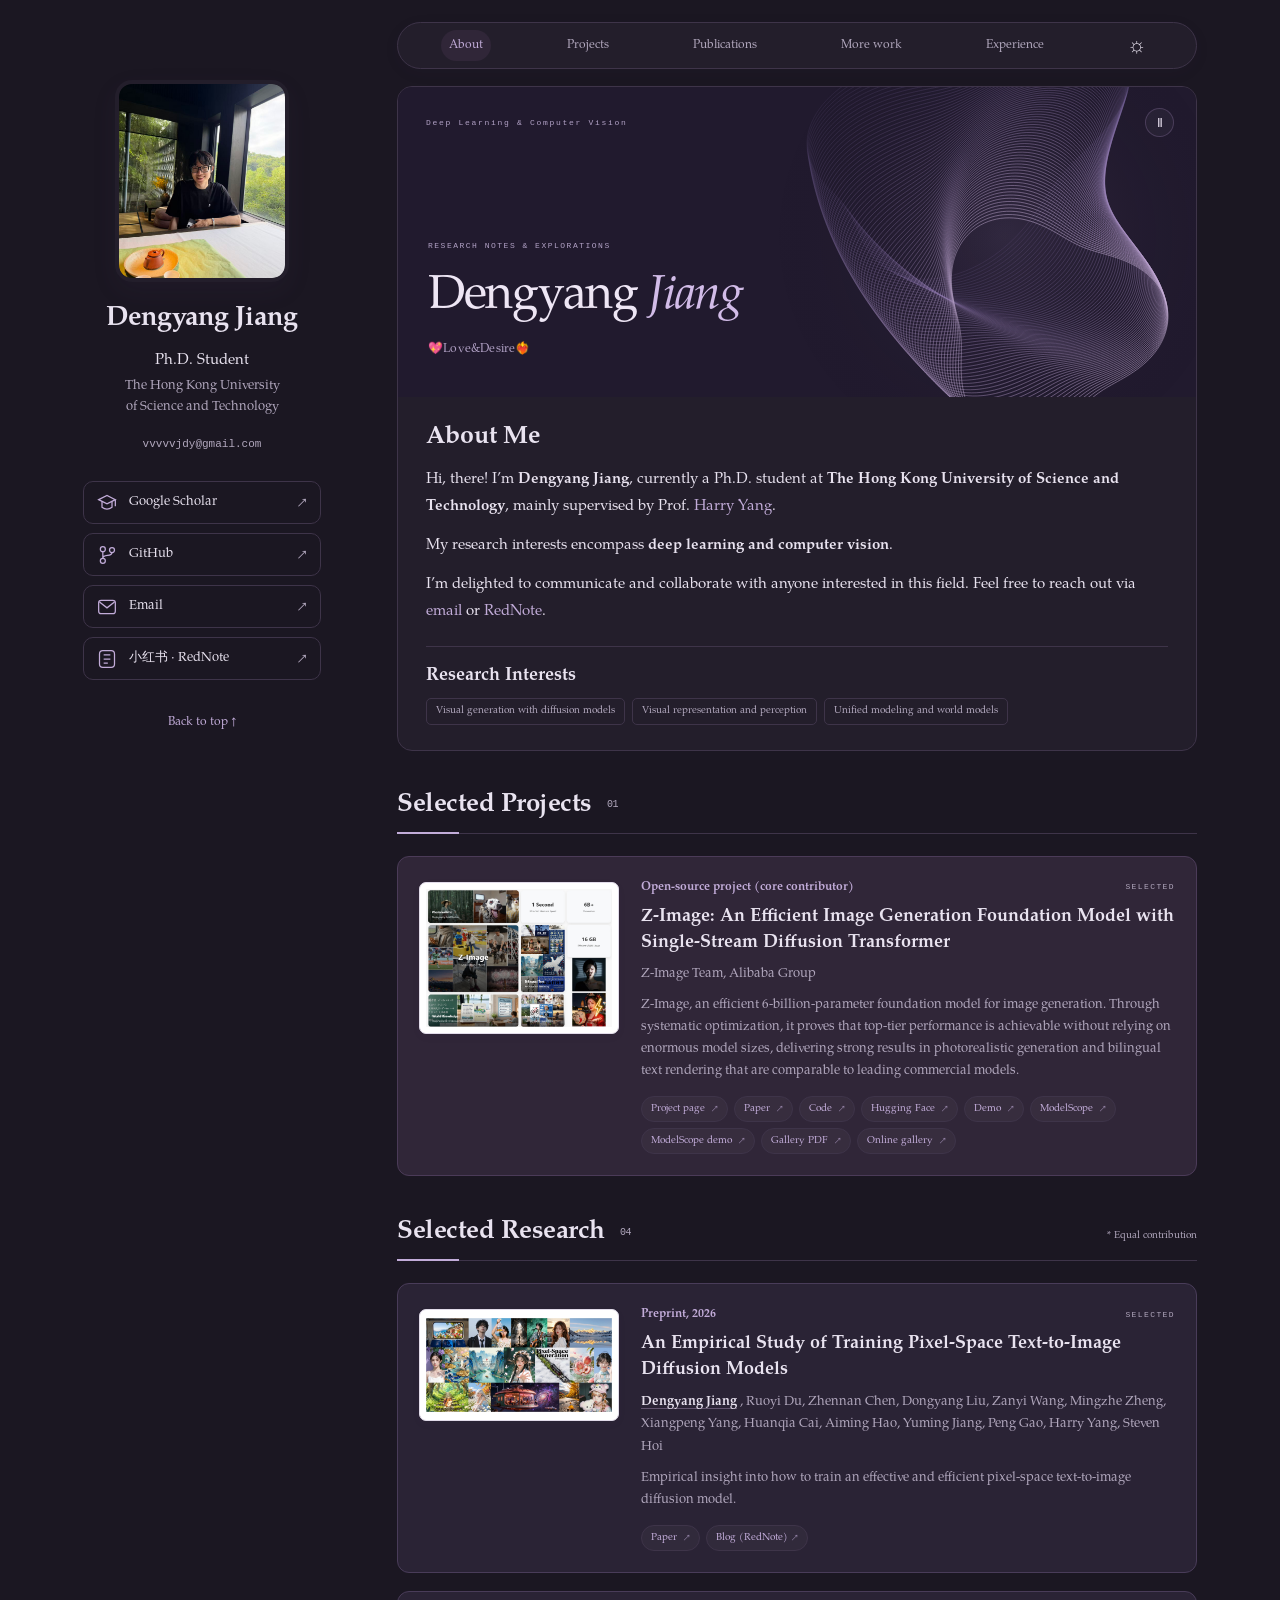
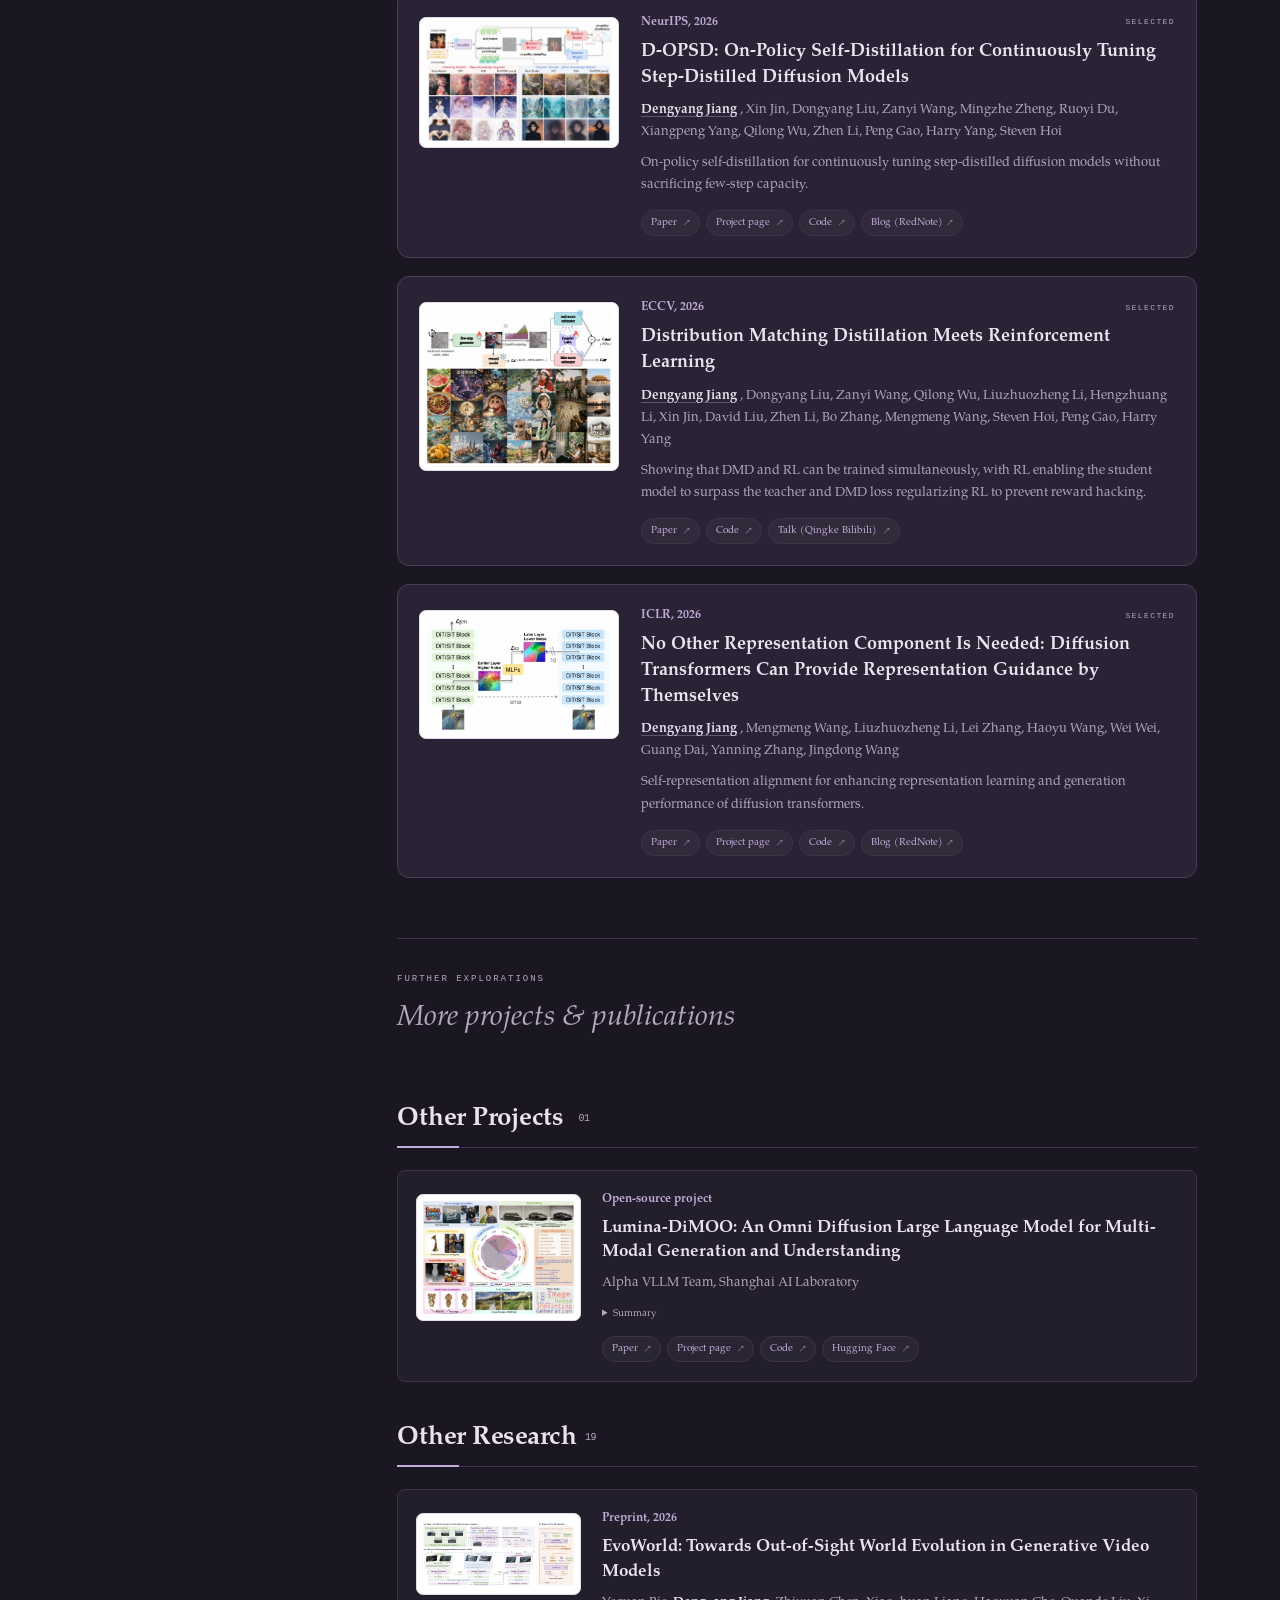
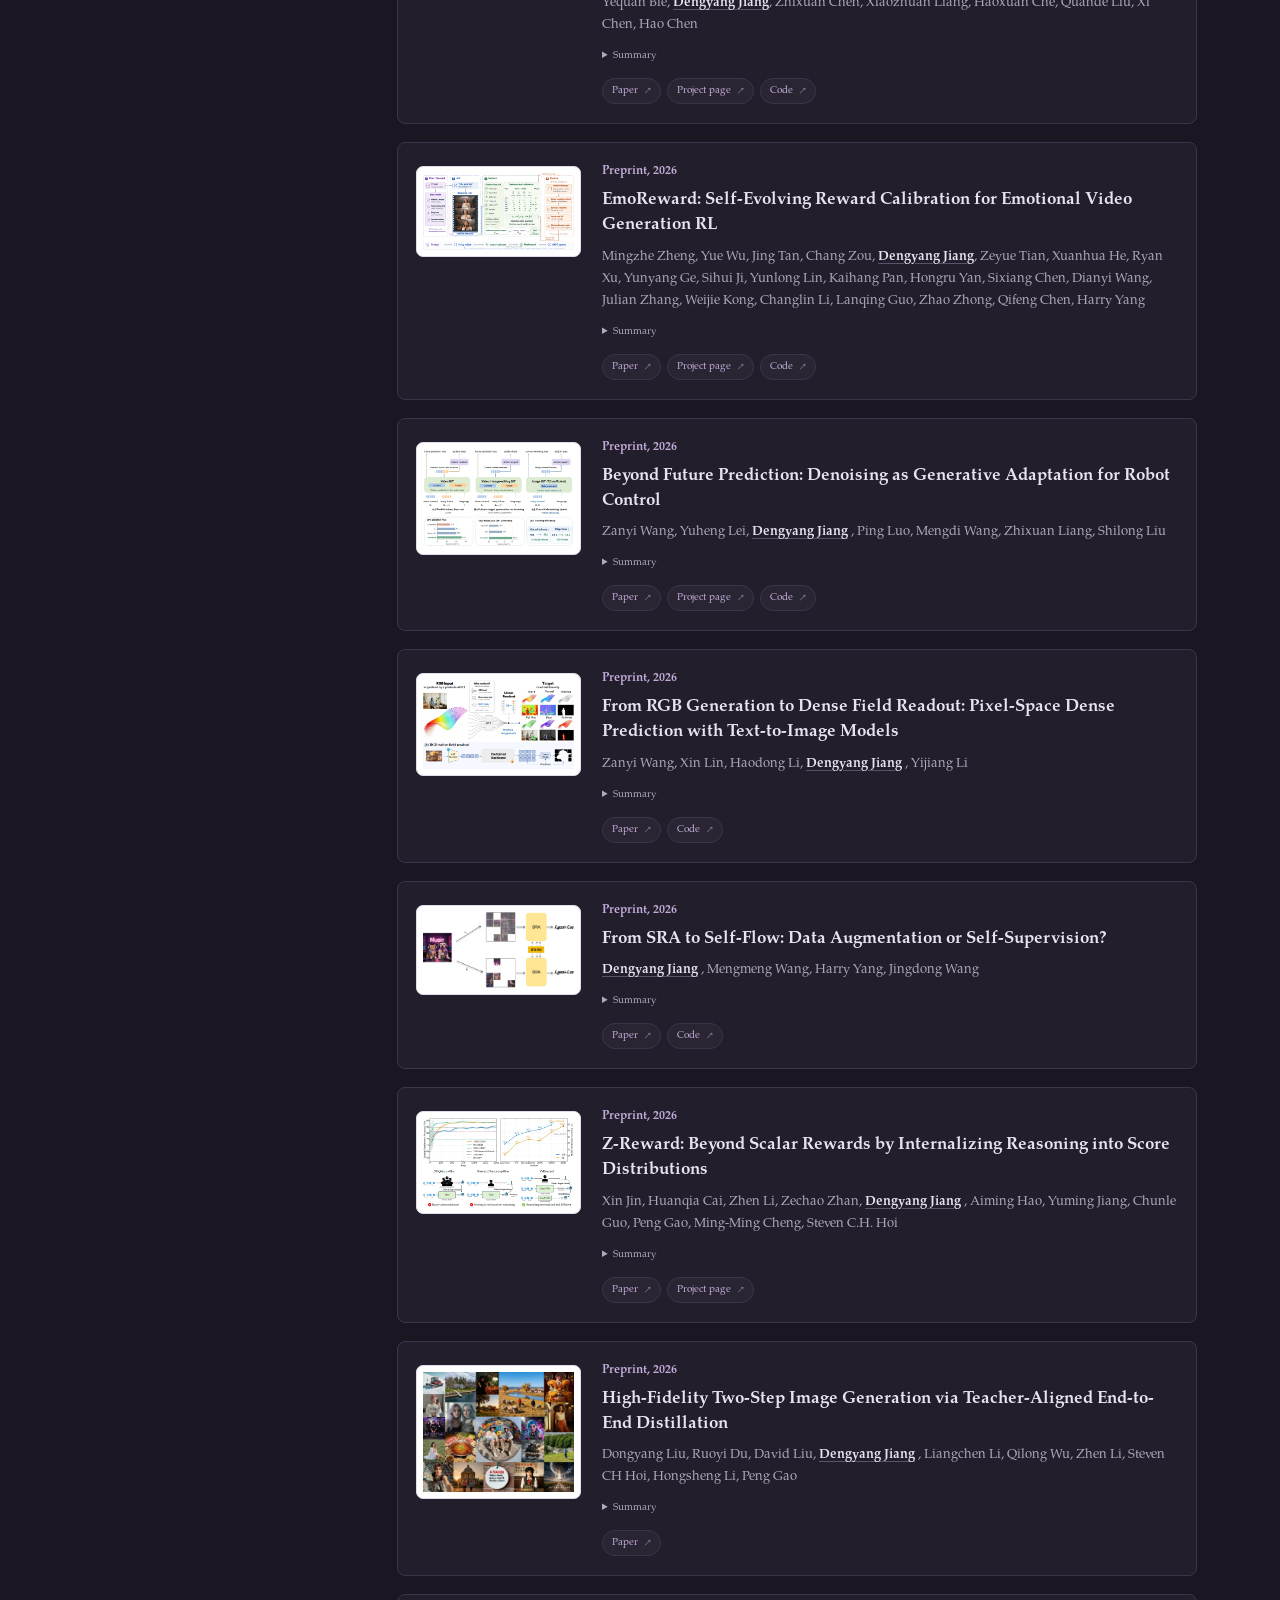
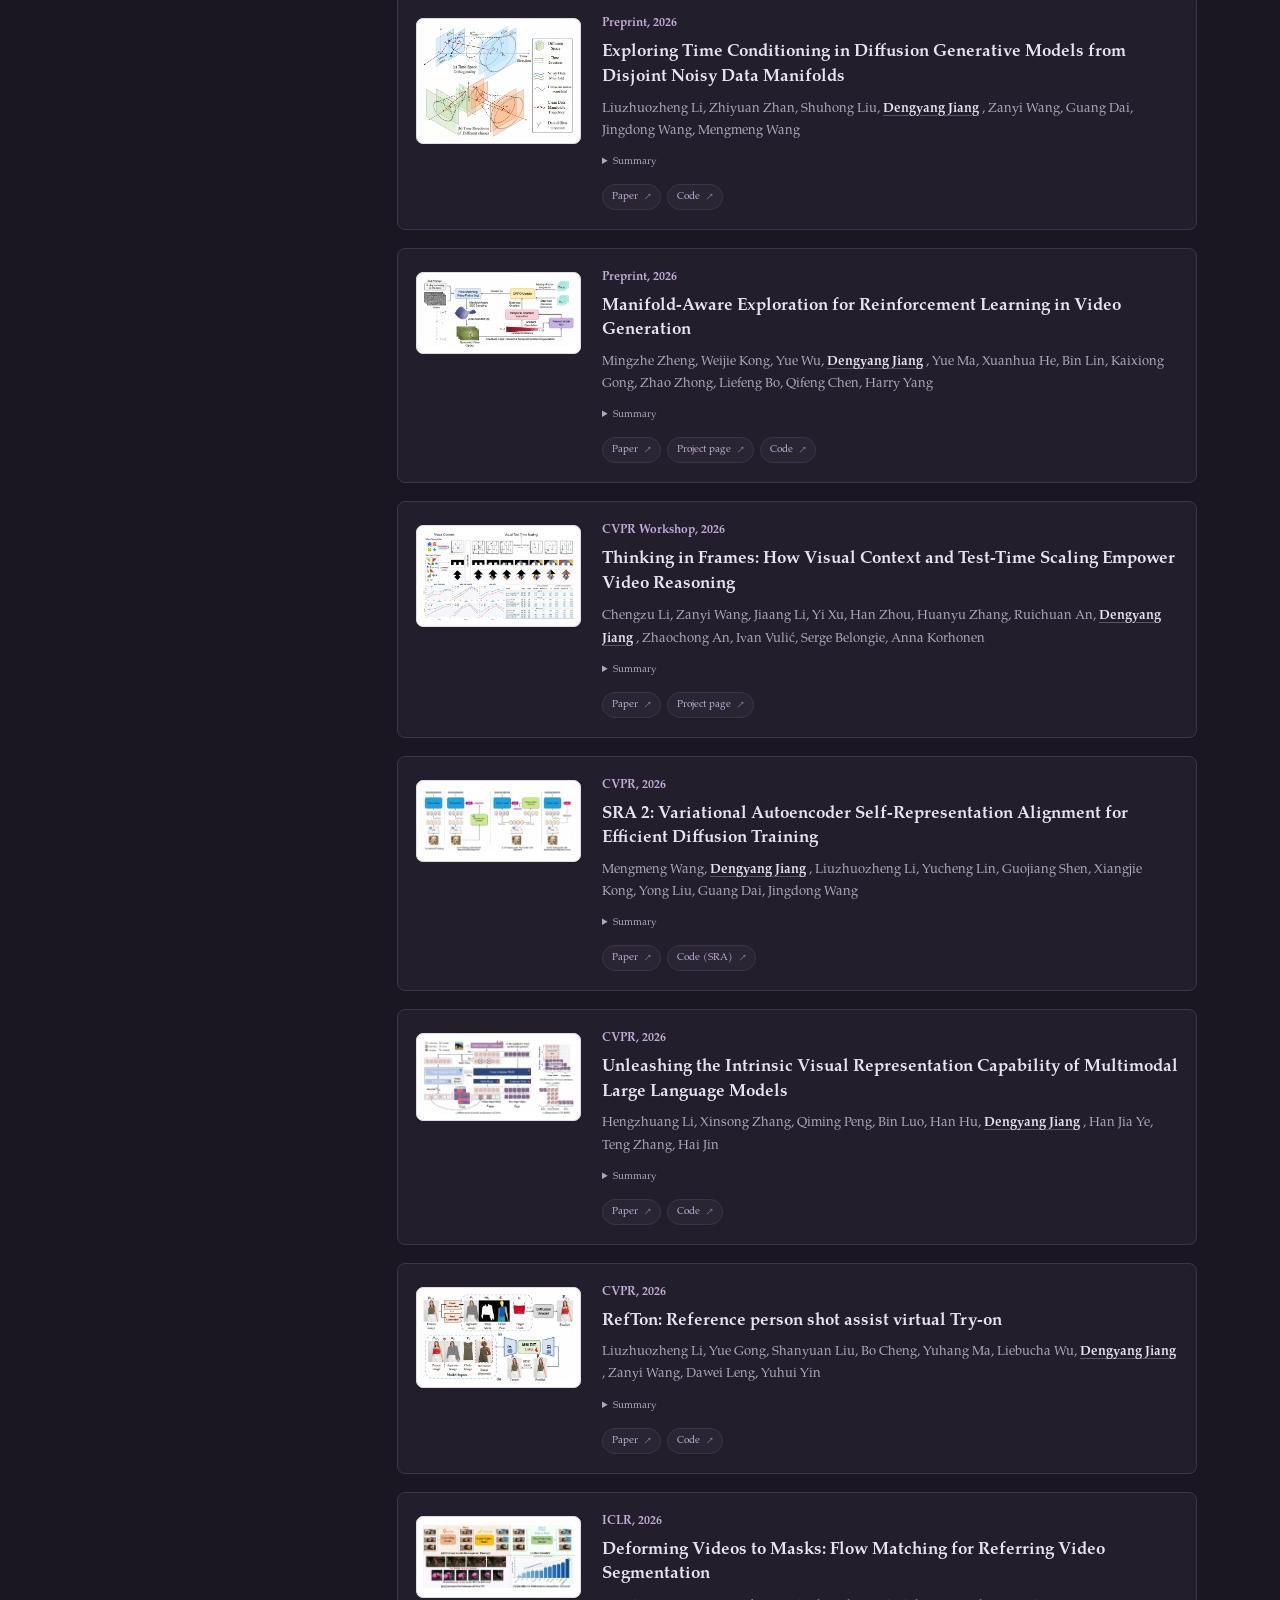
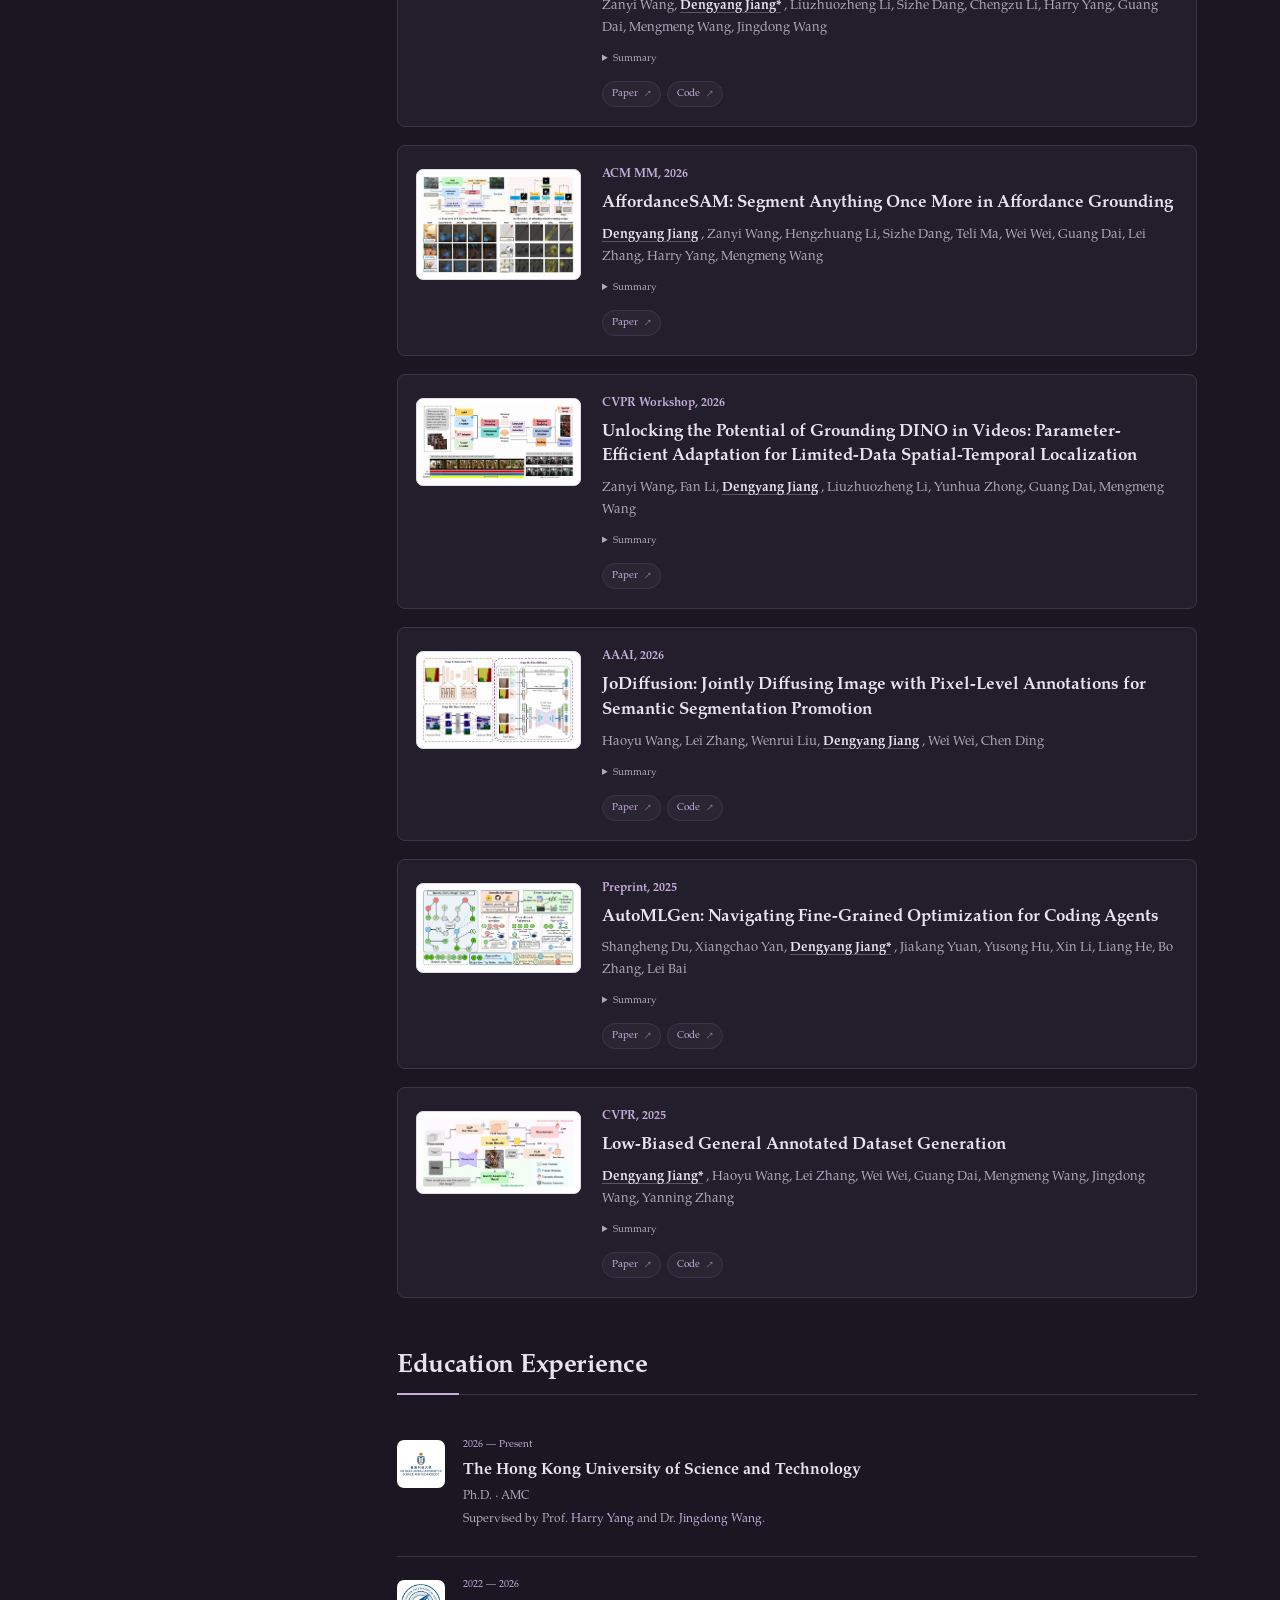
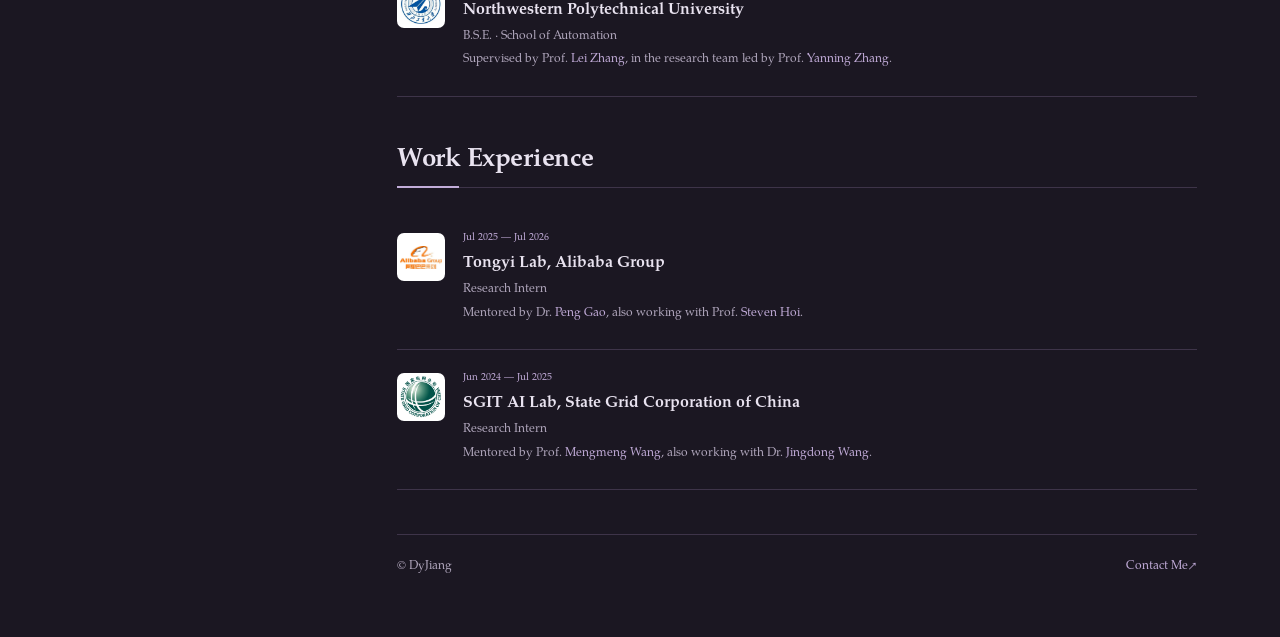
<file: index.html>
<!doctype html>
<html lang="en">
<head><meta charset="utf-8"><meta name="viewport" content="width=device-width,initial-scale=1"><title>Dengyang Jiang — Research</title><meta name="description" content="Dengyang Jiang, Ph.D. student at HKUST. Research in visual generation, representation, and world models."><link rel="icon" href="images/logo.jpg"><link rel="preload" href="assets/fonts/texgyrepagella-regular.otf" as="font" type="font/otf" crossorigin><link rel="stylesheet" href="homepage.css?v=20261014-labels"><script src="homepage.js" defer></script></head>
<body class="dark"><a class="skip-link" href="#about">Skip to content</a>
<div class="site-layout">
<!-- PROFILE: name, portrait, affiliation and social links -->
<aside class="profile" aria-label="Profile and contact"><a class="portrait-link" href="images/portrait.jpg"><img class="avatar" src="images/portrait.jpg" alt="Dengyang Jiang seated by a window" width="1280" height="1707"></a>
<h1>Dengyang Jiang</h1>
<p class="role">Ph.D. Student</p>
<p class="affiliation">The Hong Kong University<br>of Science and Technology</p>
<a class="email-address" href="mailto:vvvvvjdy@gmail.com">vvvvvjdy@gmail.com</a>
<div class="social-links"><a href="https://scholar.google.com.hk/citations?user=tJcxeMoAAAAJ&amp;hl=zh-CN&amp;oi=ao"><svg viewBox="0 0 24 24" fill="none" stroke="currentColor" stroke-width="1.5" aria-hidden="true"><path d="m2 8 10-5 10 5-10 5L2 8Z"/><path d="M6 10v7c4 3 8 3 12 0v-7M22 8v8"/></svg><span>Google Scholar</span><span class="social-arrow" aria-hidden="true">↗</span></a><a href="https://github.com/vvvvvjdy"><svg viewBox="0 0 24 24" fill="none" stroke="currentColor" stroke-width="1.5" aria-hidden="true"><circle cx="7" cy="5" r="3"/><circle cx="7" cy="19" r="3"/><circle cx="18" cy="6" r="3"/><path d="M7 8v8m11-7c0 6-11 1-11 7"/></svg><span>GitHub</span><span class="social-arrow" aria-hidden="true">↗</span></a><a href="mailto:vvvvvjdy@gmail.com"><svg viewBox="0 0 24 24" fill="none" stroke="currentColor" stroke-width="1.5" aria-hidden="true"><rect x="2" y="4" width="20" height="16" rx="3"/><path d="m3 6 9 7 9-7"/></svg><span>Email</span><span class="social-arrow" aria-hidden="true">↗</span></a><a href="https://www.xiaohongshu.com/user/profile/60195f8f0000000001009cc6?tab=note"><svg viewBox="0 0 24 24" fill="none" stroke="currentColor" stroke-width="1.5" aria-hidden="true"><rect x="3" y="2" width="18" height="20" rx="4"/><path d="M8 7h8M8 12h8M8 17h5"/></svg><span>小红书 · RedNote</span><span class="social-arrow" aria-hidden="true">↗</span></a></div>
<a class="back-top" href="#about">Back to top ↑</a></aside>
<main>
<nav class="page-nav" aria-label="Page sections"><a href="#about" class="active" aria-current="location">About</a><a href="#projects">Projects</a><a href="#publications">Publications</a><a href="#more">More work</a><a href="#experience">Experience</a><button id="theme-toggle" aria-label="Switch to light mode" title="Switch color theme">☼</button></nav>
<section class="intro-card" id="about">
<div class="visual-banner"><canvas id="flow" aria-hidden="true"></canvas>
<div class="banner-top"><span>Deep Learning & Computer Vision</span><button id="motion-toggle" aria-label="Pause animation" aria-pressed="false">Ⅱ</button></div>
<div class="banner-title"><span class="banner-eyebrow">RESEARCH NOTES &amp; EXPLORATIONS</span>
<p>Dengyang <em>Jiang</em></p>
<span>💖Love&Desire❤️‍🔥</span></div>
</div>
<!-- ABOUT AND RESEARCH INTERESTS -->
<div class="about-copy">
<h2>About Me</h2>
<p>Hi, there! I’m <strong>Dengyang Jiang</strong>, currently a Ph.D. student at <strong>The Hong Kong University of Science and Technology</strong>, mainly supervised by Prof. <a href="http://hyang.org">Harry Yang</a>.</p>
<p>My research interests encompass <strong>deep learning and computer vision</strong>.</p>
<p>I’m delighted to communicate and collaborate with anyone interested in this field. Feel free to reach out via <a href="mailto:vvvvvjdy@gmail.com">email</a> or <a href="https://www.xiaohongshu.com/user/profile/60195f8f0000000001009cc6?tab=note">RedNote</a>.</p>
<div class="interest-block">
<h2>Research Interests</h2>
<ul>
<li>Visual generation with diffusion models</li>
<li>Visual representation and perception</li>
<li>Unified modeling and world models</li>
</ul>
</div>
</div>
</section>
<!-- SELECTED PROJECTS: see maintenance/README.en.md or README.zh-CN.md -->
<section id="projects" class="work-section">
<div class="section-title">
<h2>Selected Projects <span>01</span></h2>
<span class="section-note"></span></div>

<div class="work-list">
<article class="work-card featured project" id="work-zimage">
      <a class="work-image" href="https://tongyi-mai.github.io/Z-Image-blog" aria-label="Open Z-Image: An Efficient Image Generation Foundation Model with Single-Stream Diffusion Transformer"><img src="images/paper/zimage.jpg" alt="Z-Image: An Efficient Image Generation Foundation Model with Single-Stream Diffusion Transformer overview" loading="lazy"></a>
<div class="work-body">
<div class="work-kicker"><span class="venue">Open-source project (core contributor)</span><span class="featured-label">SELECTED</span></div>

<h3><a href="https://tongyi-mai.github.io/Z-Image-blog">Z-Image: An Efficient Image Generation Foundation Model with Single-Stream Diffusion Transformer</a></h3>
<p class="authors">Z-Image Team, Alibaba Group</p>
<p class="description">Z-Image, an efficient 6-billion-parameter foundation model for image generation. Through systematic optimization, it proves that top-tier performance is achievable without relying on enormous model sizes, delivering strong results in photorealistic generation and bilingual text rendering that are comparable to leading commercial models.</p>
<div class="resource-links"><a href="https://tongyi-mai.github.io/Z-Image-blog">Project page <span aria-hidden="true">↗</span></a><a href="https://arxiv.org/abs/2511.22699">Paper <span aria-hidden="true">↗</span></a><a href="https://github.com/Tongyi-MAI/Z-Image">Code <span aria-hidden="true">↗</span></a><a href="https://huggingface.co/Tongyi-MAI/Z-Image-Turbo">Hugging Face <span aria-hidden="true">↗</span></a><a href="https://huggingface.co/spaces/Tongyi-MAI/Z-Image-Turbo">Demo <span aria-hidden="true">↗</span></a><a href="https://www.modelscope.cn/models/Tongyi-MAI/Z-Image-Turbo">ModelScope <span aria-hidden="true">↗</span></a><a href="https://www.modelscope.cn/aigc/imageGeneration?tab=advanced&amp;versionId=469191&amp;modelType=Checkpoint&amp;sdVersion=Z_IMAGE_TURBO&amp;modelUrl=modelscope%253A%252F%252FTongyi-MAI%252FZ-Image-Turbo%253Frevision%253Dmaster">ModelScope demo <span aria-hidden="true">↗</span></a><a href="https://github.com/Tongyi-MAI/Z-Image/blob/main/assets/Z-Image-Gallery.pdf">Gallery PDF <span aria-hidden="true">↗</span></a><a href="https://modelscope.cn/studios/Tongyi-MAI/Z-Image-Gallery/summary">Online gallery <span aria-hidden="true">↗</span></a></div>
</div>
    </article>
</div>
</section>
<!-- Selected Research: see maintenance/README.en.md or README.zh-CN.md -->
<section id="publications" class="work-section">
<div class="section-title">
<h2>Selected Research <span>04</span></h2>
<span class="section-note">* Equal contribution</span></div>

<div class="work-list">
<article class="work-card featured publication" id="work-z-image-pixel">
      <a class="work-image" href="https://arxiv.org/abs/2608.16887" aria-label="Open An Empirical Study of Training Pixel-Space Text-to-Image Diffusion Models"><img src="images/paper/z-image-pixel.jpg" alt="An Empirical Study of Training Pixel-Space Text-to-Image Diffusion Models overview" loading="lazy"></a>
<div class="work-body">
<div class="work-kicker"><span class="venue">Preprint, 2026</span><span class="featured-label">SELECTED</span></div>

<h3><a href="https://arxiv.org/abs/2608.16887">An Empirical Study of Training Pixel-Space Text-to-Image Diffusion Models</a></h3>
<p class="authors"><strong>Dengyang Jiang</strong> , Ruoyi Du, Zhennan Chen, Dongyang Liu, Zanyi Wang, Mingzhe Zheng, Xiangpeng Yang, Huanqia Cai, Aiming Hao, Yuming Jiang, Peng Gao, Harry Yang, Steven Hoi</p>
<p class="description">Empirical insight into how to train an effective and efficient pixel-space text-to-image diffusion model.</p>
<div class="resource-links"><a href="https://arxiv.org/abs/2608.16887">Paper <span aria-hidden="true">↗</span></a><a href="https://www.xiaohongshu.com/discovery/item/6a83f2c40000000025012b89?source=webshare&xhsshare=pc_web&xsec_token=ABt9b-bl9Ek4B0ne3RkIgDJ_rEaxTEzDr0OvWMjsN6-zo=&xsec_source=pc_share">Blog (RedNote)<span aria-hidden="true">↗</span></a></div>
</div>
    </article>
<article class="work-card featured publication" id="work-d-opsd">
      <a class="work-image" href="https://arxiv.org/abs/2605.05204" aria-label="Open D-OPSD: On-Policy Self-Distillation for Continuously Tuning Step-Distilled Diffusion Models"><img src="images/paper/d-opsd.jpg" alt="D-OPSD: On-Policy Self-Distillation for Continuously Tuning Step-Distilled Diffusion Models overview" loading="lazy"></a>
<div class="work-body">
<div class="work-kicker"><span class="venue">NeurIPS, 2026</span><span class="featured-label">SELECTED</span></div>

<h3><a href="https://arxiv.org/abs/2605.05204">D-OPSD: On-Policy Self-Distillation for Continuously Tuning Step-Distilled Diffusion Models</a></h3>
<p class="authors"><strong>Dengyang Jiang</strong> , Xin Jin, Dongyang Liu, Zanyi Wang, Mingzhe Zheng, Ruoyi Du, Xiangpeng Yang, Qilong Wu, Zhen Li, Peng Gao, Harry Yang, Steven Hoi</p>
<p class="description">On-policy self-distillation for continuously tuning step-distilled diffusion models without sacrificing few-step capacity.</p>
<div class="resource-links"><a href="https://arxiv.org/abs/2605.05204">Paper <span aria-hidden="true">↗</span></a><a href="d-opsd/">Project page <span aria-hidden="true">↗</span></a><a href="https://github.com/vvvvvjdy/D-OPSD">Code <span aria-hidden="true">↗</span></a><a href="https://www.xiaohongshu.com/discovery/item/6a01cc59000000003701f17c?source=webshare&xhsshare=pc_web&xsec_token=ABagqR7s-hnX9uJSQxPL9NKYAyeNgDwpg9p9IjIDnY0tY=&xsec_source=pc_share">Blog (RedNote)<span aria-hidden="true">↗</span></a></div>
</div>
    </article>
<article class="work-card featured publication" id="work-dmdr">
      <a class="work-image" href="https://arxiv.org/abs/2511.13649" aria-label="Open Distribution Matching Distillation Meets Reinforcement Learning"><img src="images/paper/dmdr.jpg" alt="Distribution Matching Distillation Meets Reinforcement Learning overview" loading="lazy"></a>
<div class="work-body">
<div class="work-kicker"><span class="venue">ECCV, 2026</span><span class="featured-label">SELECTED</span></div>

<h3><a href="https://arxiv.org/abs/2511.13649">Distribution Matching Distillation Meets Reinforcement Learning</a></h3>
<p class="authors"><strong>Dengyang Jiang</strong> , Dongyang Liu, Zanyi Wang, Qilong Wu, Liuzhuozheng Li, Hengzhuang Li, Xin Jin, David Liu, Zhen Li, Bo Zhang, Mengmeng Wang, Steven Hoi, Peng Gao, Harry Yang</p>
<p class="description">Showing that DMD and RL can be trained simultaneously, with RL enabling the student model to surpass the teacher and DMD loss regularizing RL to prevent reward hacking.</p>
<div class="resource-links"><a href="https://arxiv.org/abs/2511.13649">Paper <span aria-hidden="true">↗</span></a><a href="https://github.com/vvvvvjdy/dmdr">Code <span aria-hidden="true">↗</span></a><a href="https://www.bilibili.com/video/BV1ZzrHB8ESf/?spm_id_from=333.1387.favlist.content.click&vd_source=286f05b19bbc920afa09a33b34fab8d9">Talk (Qingke Bilibili) <span aria-hidden="true">↗</span></a></div>
</div>
    </article>
<article class="work-card featured publication" id="work-sra">
      <a class="work-image" href="https://arxiv.org/abs/2505.02831" aria-label="Open No Other Representation Component Is Needed: Diffusion Transformers Can Provide Representation Guidance by Themselves"><img src="images/paper/sra.jpg" alt="No Other Representation Component Is Needed: Diffusion Transformers Can Provide Representation Guidance by Themselves overview" loading="lazy"></a>
<div class="work-body">
<div class="work-kicker"><span class="venue">ICLR, 2026</span><span class="featured-label">SELECTED</span></div>

<h3><a href="https://arxiv.org/abs/2505.02831">No Other Representation Component Is Needed: Diffusion Transformers Can Provide Representation Guidance by Themselves</a></h3>
<p class="authors"><strong>Dengyang Jiang</strong> , Mengmeng Wang, Liuzhuozheng Li, Lei Zhang, Haoyu Wang, Wei Wei, Guang Dai, Yanning Zhang, Jingdong Wang</p>
<p class="description">Self-representation alignment for enhancing representation learning and generation performance of diffusion transformers.</p>
<div class="resource-links"><a href="https://arxiv.org/abs/2505.02831">Paper <span aria-hidden="true">↗</span></a><a href="sra">Project page <span aria-hidden="true">↗</span></a><a href="https://github.com/vvvvvjdy/SRA">Code <span aria-hidden="true">↗</span></a><a href="https://www.xiaohongshu.com/discovery/item/69b6de450000000021039d99?source=webshare&xhsshare=pc_web&xsec_token=ABZoqYWuMJBWiWo7uyaceRpqEhgLq5Wgh5e3brm7xQX-Y=&xsec_source=pc_share">Blog (RedNote)<span aria-hidden="true">↗</span></a></div>
</div>
    </article>
</div>
</section>
<div class="archive-divider" id="more"><span>FURTHER EXPLORATIONS</span>
<p>More projects &amp; publications</p>
</div>
<!-- OTHER PROJECTS: see maintenance/README.en.md or README.zh-CN.md -->
<section id="other-projects" class="work-section">
<div class="section-title">
<h2>Other Projects <span>01</span></h2>
<span class="section-note"></span></div>

<div class="work-list">
<article class="work-card standard project" id="work-lumina-dimoo">
      <a class="work-image" href="https://arxiv.org/abs/2510.06308" aria-label="Open Lumina-DiMOO: An Omni Diffusion Large Language Model for Multi-Modal Generation and Understanding"><img src="images/paper/lumina-dimoo.jpg" alt="Lumina-DiMOO: An Omni Diffusion Large Language Model for Multi-Modal Generation and Understanding overview" loading="lazy"></a>
<div class="work-body">
<div class="work-kicker"><span class="venue">Open-source project</span></div>

<h3><a href="https://arxiv.org/abs/2510.06308">Lumina-DiMOO: An Omni Diffusion Large Language Model for Multi-Modal Generation and Understanding</a></h3>
<p class="authors">Alpha VLLM Team, Shanghai AI Laboratory</p>
<details class="summary"><summary>Summary</summary>
<p class="description">An open-source foundational model with fully discrete diffusion modeling for seamless multi-modal generation and understanding.</p>
</details>
<div class="resource-links"><a href="https://arxiv.org/abs/2510.06308">Paper <span aria-hidden="true">↗</span></a><a href="https://synbol.github.io/Lumina-DiMOO/">Project page <span aria-hidden="true">↗</span></a><a href="https://github.com/Alpha-VLLM/Lumina-DiMOO">Code <span aria-hidden="true">↗</span></a><a href="https://huggingface.co/Alpha-VLLM/Lumina-DiMOO">Hugging Face <span aria-hidden="true">↗</span></a></div>
</div>
    </article>
</div>
</section>
<!-- OTHER PUBLICATIONS: see maintenance/README.en.md or README.zh-CN.md -->
<section id="other-publications" class="work-section">
<div class="section-title">
<h2>Other Research<span>19</span></h2>
<span class="section-note"></span></div>

<div class="work-list">
<article class="work-card standard publication" id="work-evoworld">
      <a class="work-image" href="https://arxiv.org/abs/2611.06748" aria-label="Open EvoWorld: Towards Out-of-Sight World Evolution in Generative Video Models"><img src="images/paper/evoworld.png" alt="EvoWorld method overview" loading="lazy"></a>
<div class="work-body">
<div class="work-kicker"><span class="venue">Preprint, 2026</span></div>
<h3><a href="https://arxiv.org/abs/2611.06748">EvoWorld: Towards Out-of-Sight World Evolution in Generative Video Models</a></h3>
<p class="authors">Yequan Bie, <strong>Dengyang Jiang</strong>, Zhixuan Chen, Xiaozhuan Liang, Haoxuan Che, Quande Liu, Xi Chen, Hao Chen</p>
<details class="summary"><summary>Summary</summary>
<p class="description">A video generation framework that reasons about events and renders plausible reactions beyond the current view.</p>
</details>
<div class="resource-links"><a href="https://arxiv.org/abs/2611.06748">Paper <span aria-hidden="true">↗</span></a><a href="https://tommy-bie.github.io/projects/evoworld/">Project page <span aria-hidden="true">↗</span></a><a href="https://github.com/Tommy-Bie/EvoWorld">Code <span aria-hidden="true">↗</span></a></div>
</div>
</article>
<article class="work-card standard publication" id="work-emoreward">
      <a class="work-image" href="https://arxiv.org/abs/2611.06518" aria-label="Open EmoReward: Self-Evolving Reward Calibration for Emotional Video Generation RL"><img src="images/paper/emoreward.png" alt="EmoReward method overview" loading="lazy"></a>
<div class="work-body">
<div class="work-kicker"><span class="venue">Preprint, 2026</span></div>
<h3><a href="https://arxiv.org/abs/2611.06518">EmoReward: Self-Evolving Reward Calibration for Emotional Video Generation RL</a></h3>
<p class="authors">Mingzhe Zheng, Yue Wu, Jing Tan, Chang Zou, <strong>Dengyang Jiang</strong>, Zeyue Tian, Xuanhua He, Ryan Xu, Yunyang Ge, Sihui Ji, Yunlong Lin, Kaihang Pan, Hongru Yan, Sixiang Chen, Dianyi Wang, Julian Zhang, Weijie Kong, Changlin Li, Lanqing Guo, Zhao Zhong, Qifeng Chen, Harry Yang</p>
<details class="summary"><summary>Summary</summary>
<p class="description">Self-evolving reward calibration for emotional video generation.</p>
</details>
<div class="resource-links"><a href="https://arxiv.org/abs/2611.06518">Paper <span aria-hidden="true">↗</span></a><a href="https://emoreward-project.github.io/">Project page <span aria-hidden="true">↗</span></a><a href="https://github.com/Tencent-Hunyuan/EmoReward">Code <span aria-hidden="true">↗</span></a></div>
</div>
</article>
<article class="work-card standard publication" id="work-NowWAM">
      <a class="work-image" href="https://arxiv.org/abs/2609.28339" aria-label="Open Beyond Future Prediction: Denoising as Generative Adaptation for Robot Control"><img src="images/paper/NowWAM.jpg" alt="Beyond Future Prediction: Denoising as Generative Adaptation for Robot Control overview" loading="lazy"></a>
<div class="work-body">
<div class="work-kicker"><span class="venue">Preprint, 2026</span></div>

<h3><a href="https://arxiv.org/abs/2609.28339">Beyond Future Prediction: Denoising as Generative Adaptation for Robot Control</a></h3>
<p class="authors">Zanyi Wang, Yuheng Lei, <strong>Dengyang Jiang</strong> , Ping Luo, Mengdi Wang, Zhixuan Liang, Shilong Liu</p>
<details class="summary"><summary>Summary</summary>
<p class="description">Adapting pretrained generative models to robot control through current-observation denoising, without a separate future-target branch.</p>
</details>
<div class="resource-links"><a href="https://arxiv.org/abs/2609.28339">Paper <span aria-hidden="true">↗</span></a><a href="https://xmz111.github.io/NowWAM/">Project page <span aria-hidden="true">↗</span></a><a href="https://github.com/xmz111/NowWAM">Code <span aria-hidden="true">↗</span></a></div>
</div>
    </article>
<article class="work-card standard publication" id="work-rechannel">
      <a class="work-image" href="https://arxiv.org/abs/2607.06553" aria-label="Open From RGB Generation to Dense Field Readout: Pixel-Space Dense Prediction with Text-to-Image Models"><img src="images/paper/rechannel.jpg" alt="From RGB Generation to Dense Field Readout: Pixel-Space Dense Prediction with Text-to-Image Models overview" loading="lazy"></a>
<div class="work-body">
<div class="work-kicker"><span class="venue">Preprint, 2026</span></div>

<h3><a href="https://arxiv.org/abs/2607.06553">From RGB Generation to Dense Field Readout: Pixel-Space Dense Prediction with Text-to-Image Models</a></h3>
<p class="authors">Zanyi Wang, Xin Lin, Haodong Li, <strong>Dengyang Jiang</strong> , Yijiang Li</p>
<details class="summary"><summary>Summary</summary>
<p class="description">Introducing ReChannel, a lightweight framework that repurposes pretrained DiT for dense prediction by mapping each patch token directly to task-native pixel fields instead of casting dense outputs as image-like RGB targets through a generative VAE decoder.</p>
</details>
<div class="resource-links"><a href="https://arxiv.org/abs/2607.06553">Paper <span aria-hidden="true">↗</span></a><a href="https://github.com/xmz111/ReChannel">Code <span aria-hidden="true">↗</span></a></div>
</div>
    </article>
<article class="work-card standard publication" id="work-sra-to-selfflow">
      <a class="work-image" href="https://arxiv.org/abs/2607.02508" aria-label="Open From SRA to Self-Flow: Data Augmentation or Self-Supervision?"><img src="images/paper/sra-to-selfflow.jpg" alt="From SRA to Self-Flow: Data Augmentation or Self-Supervision? overview" loading="lazy"></a>
<div class="work-body">
<div class="work-kicker"><span class="venue">Preprint, 2026</span></div>

<h3><a href="https://arxiv.org/abs/2607.02508">From SRA to Self-Flow: Data Augmentation or Self-Supervision?</a></h3>
<p class="authors"><strong>Dengyang Jiang</strong> , Mengmeng Wang, Harry Yang, Jingdong Wang</p>
<details class="summary"><summary>Summary</summary>
<p class="description">investigate the underlying mechanism behind the evolution from SRA to Self-Flow, showing that the methodological improvement, as well as the resulting performance gain, mainly stems from data augmentation.</p>
</details>
<div class="resource-links"><a href="https://arxiv.org/abs/2607.02508">Paper <span aria-hidden="true">↗</span></a><a href="https://github.com/vvvvvjdy/SRA/tree/main/SiT-SRA_DTS_AS">Code <span aria-hidden="true">↗</span></a></div>
</div>
    </article>
<article class="work-card standard publication" id="work-z-reward">
      <a class="work-image" href="https://arxiv.org/abs/2606.09076" aria-label="Open Z-Reward: Beyond Scalar Rewards by Internalizing Reasoning into Score Distributions"><img src="images/paper/z-reward.jpg" alt="Z-Reward: Beyond Scalar Rewards by Internalizing Reasoning into Score Distributions overview" loading="lazy"></a>
<div class="work-body">
<div class="work-kicker"><span class="venue">Preprint, 2026</span></div>

<h3><a href="https://arxiv.org/abs/2606.09076">Z-Reward: Beyond Scalar Rewards by Internalizing Reasoning into Score Distributions</a></h3>
<p class="authors">Xin Jin, Huanqia Cai, Zhen Li, Zechao Zhan, <strong>Dengyang Jiang</strong> , Aiming Hao, Yuming Jiang, Chunle Guo, Peng Gao, Ming-Ming Cheng, Steven C.H. Hoi</p>
<details class="summary"><summary>Summary</summary>
<p class="description">Introducing Z-Reward, a teacher-student frame work for visual reward modeling that represents human preference as a reasoning-conditioned score distribution rather than a single deterministic scalar.</p>
</details>
<div class="resource-links"><a href="https://arxiv.org/abs/2606.09076">Paper <span aria-hidden="true">↗</span></a><a href="https://srameo.github.io/projects/z-reward/">Project page <span aria-hidden="true">↗</span></a></div>
</div>
    </article>
<article class="work-card standard publication" id="work-z-image-turbo-pp">
      <a class="work-image" href="https://arxiv.org/abs/2606.12575" aria-label="Open High-Fidelity Two-Step Image Generation via Teacher-Aligned End-to-End Distillation"><img src="images/paper/z-image-turbo-pp.jpg" alt="High-Fidelity Two-Step Image Generation via Teacher-Aligned End-to-End Distillation overview" loading="lazy"></a>
<div class="work-body">
<div class="work-kicker"><span class="venue">Preprint, 2026</span></div>

<h3><a href="https://arxiv.org/abs/2606.12575">High-Fidelity Two-Step Image Generation via Teacher-Aligned End-to-End Distillation</a></h3>
<p class="authors">Dongyang Liu, Ruoyi Du, David Liu, <strong>Dengyang Jiang</strong> , Liangchen Li, Qilong Wu, Zhen Li, Steven CH Hoi, Hongsheng Li, Peng Gao</p>
<details class="summary"><summary>Summary</summary>
<p class="description">Introducing Z-Image-Turbo ++, a 2-step image generation model trained with Distribution-Aligned Adversarial Learning, Step-Decoupled Parameterization, and End-to-End Training with Iterative Regularization.</p>
</details>
<div class="resource-links"><a href="https://arxiv.org/abs/2606.12575">Paper <span aria-hidden="true">↗</span></a></div>
</div>
    </article>
<article class="work-card standard publication" id="work-uncond-diff">
      <a class="work-image" href="https://arxiv.org/abs/2604.25289" aria-label="Open Exploring Time Conditioning in Diffusion Generative Models from Disjoint Noisy Data Manifolds"><img src="images/paper/uncond-diff.jpg" alt="Exploring Time Conditioning in Diffusion Generative Models from Disjoint Noisy Data Manifolds overview" loading="lazy"></a>
<div class="work-body">
<div class="work-kicker"><span class="venue">Preprint, 2026</span></div>

<h3><a href="https://arxiv.org/abs/2604.25289">Exploring Time Conditioning in Diffusion Generative Models from Disjoint Noisy Data Manifolds</a></h3>
<p class="authors">Liuzhuozheng Li, Zhiyuan Zhan, Shuhong Liu, <strong>Dengyang Jiang</strong> , Zanyi Wang, Guang Dai, Jingdong Wang, Mengmeng Wang</p>
<details class="summary"><summary>Summary</summary>
<p class="description">Showing that explicit timestep embeddings of diffusion models can be replaced by geometry, and implement two practical mechanisms: schedule-level manifold decoupling and orthogonal time-space disentanglement.</p>
</details>
<div class="resource-links"><a href="https://arxiv.org/abs/2604.25289">Paper <span aria-hidden="true">↗</span></a><a href="https://github.com/liuzhuozheng-LI/time-uncond-diffusion">Code <span aria-hidden="true">↗</span></a></div>
</div>
    </article>
<article class="work-card standard publication" id="work-sage-grpo">
      <a class="work-image" href="https://arxiv.org/abs/2603.21872" aria-label="Open Manifold-Aware Exploration for Reinforcement Learning in Video Generation"><img src="images/paper/sage-grpo.jpg" alt="Manifold-Aware Exploration for Reinforcement Learning in Video Generation overview" loading="lazy"></a>
<div class="work-body">
<div class="work-kicker"><span class="venue">Preprint, 2026</span></div>

<h3><a href="https://arxiv.org/abs/2603.21872">Manifold-Aware Exploration for Reinforcement Learning in Video Generation</a></h3>
<p class="authors">Mingzhe Zheng, Weijie Kong, Yue Wu, <strong>Dengyang Jiang</strong> , Yue Ma, Xuanhua He, Bin Lin, Kaixiong Gong, Zhao Zhong, Liefeng Bo, Qifeng Chen, Harry Yang</p>
<details class="summary"><summary>Summary</summary>
<p class="description">Proposing a precise manifold-aware SDE for exploration, dual trust-region KL regularization and gradient norm equalization for better video diffusion model&#x27;s post-training.</p>
</details>
<div class="resource-links"><a href="https://arxiv.org/abs/2603.21872">Paper <span aria-hidden="true">↗</span></a><a href="https://dungeonmassster.github.io/SAGE-GRPO-Page/">Project page <span aria-hidden="true">↗</span></a><a href="https://github.com/Tencent-Hunyuan/SAGE-GRPO">Code <span aria-hidden="true">↗</span></a></div>
</div>
    </article>
<article class="work-card standard publication" id="work-think_in_frames">
      <a class="work-image" href="https://arxiv.org/abs/2601.21037" aria-label="Open Thinking in Frames: How Visual Context and Test-Time Scaling Empower Video Reasoning"><img src="images/paper/think_in_frames.jpg" alt="Thinking in Frames: How Visual Context and Test-Time Scaling Empower Video Reasoning overview" loading="lazy"></a>
<div class="work-body">
<div class="work-kicker"><span class="venue">CVPR Workshop, 2026</span></div>

<h3><a href="https://arxiv.org/abs/2601.21037">Thinking in Frames: How Visual Context and Test-Time Scaling Empower Video Reasoning</a></h3>
<p class="authors">Chengzu Li, Zanyi Wang, Jiaang Li, Yi Xu, Han Zhou, Huanyu Zhang, Ruichuan An, <strong>Dengyang Jiang</strong> , Zhaochong An, Ivan Vulić, Serge Belongie, Anna Korhonen</p>
<details class="summary"><summary>Summary</summary>
<p class="description">Demonstrating that video generation models are not merely for visual synthesis but also as powerful engines for visual reasoning.</p>
</details>
<div class="resource-links"><a href="https://arxiv.org/abs/2601.21037">Paper <span aria-hidden="true">↗</span></a><a href="https://thinking-in-frames.github.io/">Project page <span aria-hidden="true">↗</span></a></div>
</div>
    </article>
<article class="work-card standard publication" id="work-sra2">
      <a class="work-image" href="https://arxiv.org/abs/2601.17830" aria-label="Open SRA 2: Variational Autoencoder Self-Representation Alignment for Efficient Diffusion Training"><img src="images/paper/sra2.jpg" alt="SRA 2: Variational Autoencoder Self-Representation Alignment for Efficient Diffusion Training overview" loading="lazy"></a>
<div class="work-body">
<div class="work-kicker"><span class="venue">CVPR, 2026</span></div>

<h3><a href="https://arxiv.org/abs/2601.17830">SRA 2: Variational Autoencoder Self-Representation Alignment for Efficient Diffusion Training</a></h3>
<p class="authors">Mengmeng Wang, <strong>Dengyang Jiang</strong> , Liuzhuozheng Li, Yucheng Lin, Guojiang Shen, Xiangjie Kong, Yong Liu, Guang Dai, Jingdong Wang</p>
<details class="summary"><summary>Summary</summary>
<p class="description">A lightweight framework that leverages off-the-shelf VAE&#x27;s features to addresses extra forward overhead in the representation alignment for diffusion transformers.</p>
</details>
<div class="resource-links"><a href="https://arxiv.org/abs/2601.17830">Paper <span aria-hidden="true">↗</span></a><a href="https://github.com/vvvvvjdy/SRA">Code (SRA) <span aria-hidden="true">↗</span></a></div>
</div>
    </article>
<article class="work-card standard publication" id="work-laver">
      <a class="work-image" href="https://arxiv.org/abs/2512.06281" aria-label="Open Unleashing the Intrinsic Visual Representation Capability of Multimodal Large Language Models"><img src="images/paper/laver.jpg" alt="Unleashing the Intrinsic Visual Representation Capability of Multimodal Large Language Models overview" loading="lazy"></a>
<div class="work-body">
<div class="work-kicker"><span class="venue">CVPR, 2026</span></div>

<h3><a href="https://arxiv.org/abs/2512.06281">Unleashing the Intrinsic Visual Representation Capability of Multimodal Large Language Models</a></h3>
<p class="authors">Hengzhuang Li, Xinsong Zhang, Qiming Peng, Bin Luo, Han Hu, <strong>Dengyang Jiang</strong> , Han Jia Ye, Teng Zhang, Hai Jin</p>
<details class="summary"><summary>Summary</summary>
<p class="description">A novel training framework that facilitates MLLMs in learning more discriminative visual representations via masked image modeling in the joint latent semantic space of LLM.</p>
</details>
<div class="resource-links"><a href="https://arxiv.org/abs/2512.06281">Paper <span aria-hidden="true">↗</span></a><a href="https://github.com/Fir-lat/LaVer">Code <span aria-hidden="true">↗</span></a></div>
</div>
    </article>
<article class="work-card standard publication" id="work-refton">
      <a class="work-image" href="https://arxiv.org/abs/2511.00956" aria-label="Open RefTon: Reference person shot assist virtual Try-on"><img src="images/paper/refton.jpg" alt="RefTon: Reference person shot assist virtual Try-on overview" loading="lazy"></a>
<div class="work-body">
<div class="work-kicker"><span class="venue">CVPR, 2026</span></div>

<h3><a href="https://arxiv.org/abs/2511.00956">RefTon: Reference person shot assist virtual Try-on</a></h3>
<p class="authors">Liuzhuozheng Li, Yue Gong, Shanyuan Liu, Bo Cheng, Yuhang Ma, Liebucha Wu, <strong>Dengyang Jiang</strong> , Zanyi Wang, Dawei Leng, Yuhui Yin</p>
<details class="summary"><summary>Summary</summary>
<p class="description">An End-to-End Virtual Try-on model that directly fits the target garment onto the person image.</p>
</details>
<div class="resource-links"><a href="https://arxiv.org/abs/2511.00956">Paper <span aria-hidden="true">↗</span></a><a href="https://github.com/360CVGroup/EVTAR">Code <span aria-hidden="true">↗</span></a></div>
</div>
    </article>
<article class="work-card standard publication" id="work-flowrvs">
      <a class="work-image" href="https://arxiv.org/abs/2510.06139" aria-label="Open Deforming Videos to Masks: Flow Matching for Referring Video Segmentation"><img src="images/paper/flowrvs.jpg" alt="Deforming Videos to Masks: Flow Matching for Referring Video Segmentation overview" loading="lazy"></a>
<div class="work-body">
<div class="work-kicker"><span class="venue">ICLR, 2026</span></div>

<h3><a href="https://arxiv.org/abs/2510.06139">Deforming Videos to Masks: Flow Matching for Referring Video Segmentation</a></h3>
<p class="authors">Zanyi Wang, <strong>Dengyang Jiang*</strong> , Liuzhuozheng Li, Sizhe Dang, Chengzu Li, Harry Yang, Guang Dai, Mengmeng Wang, Jingdong Wang</p>
<details class="summary"><summary>Summary</summary>
<p class="description">Reformulating RVOS as a continuous, text-conditioned flow from video to mask and achieving leading performance.</p>
</details>
<div class="resource-links"><a href="https://arxiv.org/abs/2510.06139">Paper <span aria-hidden="true">↗</span></a><a href="https://github.com/xmz111/FlowRVS">Code <span aria-hidden="true">↗</span></a></div>
</div>
    </article>
<article class="work-card standard publication" id="work-affordancesam">
      <a class="work-image" href="https://arxiv.org/abs/2504.15650" aria-label="Open AffordanceSAM: Segment Anything Once More in Affordance Grounding"><img src="images/paper/affordancesam.jpg" alt="AffordanceSAM: Segment Anything Once More in Affordance Grounding overview" loading="lazy"></a>
<div class="work-body">
<div class="work-kicker"><span class="venue">ACM MM, 2026</span></div>

<h3><a href="https://arxiv.org/abs/2504.15650">AffordanceSAM: Segment Anything Once More in Affordance Grounding</a></h3>
<p class="authors"><strong>Dengyang Jiang</strong> , Zanyi Wang, Hengzhuang Li, Sizhe Dang, Teli Ma, Wei Wei, Guang Dai, Lei Zhang, Harry Yang, Mengmeng Wang</p>
<details class="summary"><summary>Summary</summary>
<p class="description">Transferring SAM to affordance grounding task and showing robust performance for both seen and unseen actions.</p>
</details>
<div class="resource-links"><a href="https://arxiv.org/abs/2504.15650">Paper <span aria-hidden="true">↗</span></a></div>
</div>
    </article>
<article class="work-card standard publication" id="work-st-gd">
      <a class="work-image" href="https://arxiv.org/abs/2604.12346" aria-label="Open Unlocking the Potential of Grounding DINO in Videos: Parameter-Efficient Adaptation for Limited-Data Spatial-Temporal Localization"><img src="images/paper/st-gd.jpg" alt="Unlocking the Potential of Grounding DINO in Videos: Parameter-Efficient Adaptation for Limited-Data Spatial-Temporal Localization overview" loading="lazy"></a>
<div class="work-body">
<div class="work-kicker"><span class="venue">CVPR Workshop, 2026</span></div>

<h3><a href="https://arxiv.org/abs/2604.12346">Unlocking the Potential of Grounding DINO in Videos: Parameter-Efficient Adaptation for Limited-Data Spatial-Temporal Localization</a></h3>
<p class="authors">Zanyi Wang, Fan Li, <strong>Dengyang Jiang</strong> , Liuzhuozheng Li, Yunhua Zhong, Guang Dai, Mengmeng Wang</p>
<details class="summary"><summary>Summary</summary>
<p class="description">Adapting Grounding DINO for STVG using a novel PEFT strategy with specialized adapters and a dedicated temporal decoder.</p>
</details>
<div class="resource-links"><a href="https://arxiv.org/abs/2604.12346">Paper <span aria-hidden="true">↗</span></a></div>
</div>
    </article>
<article class="work-card standard publication" id="work-jodiffusion">
      <a class="work-image" href="https://arxiv.org/abs/2512.13014" aria-label="Open JoDiffusion: Jointly Diffusing Image with Pixel-Level Annotations for Semantic Segmentation Promotion"><img src="images/paper/jodiffusion.jpg" alt="JoDiffusion: Jointly Diffusing Image with Pixel-Level Annotations for Semantic Segmentation Promotion overview" loading="lazy"></a>
<div class="work-body">
<div class="work-kicker"><span class="venue">AAAI, 2026</span></div>

<h3><a href="https://arxiv.org/abs/2512.13014">JoDiffusion: Jointly Diffusing Image with Pixel-Level Annotations for Semantic Segmentation Promotion</a></h3>
<p class="authors">Haoyu Wang, Lei Zhang, Wenrui Liu, <strong>Dengyang Jiang</strong> , Wei Wei, Chen Ding</p>
<details class="summary"><summary>Summary</summary>
<p class="description">A novel framework for semantic segmentation dataset generation promotion by jointly diffusing images with pixel-level annotations.</p>
</details>
<div class="resource-links"><a href="https://arxiv.org/abs/2512.13014">Paper <span aria-hidden="true">↗</span></a><a href="https://github.com/00why00/JoDiffusion">Code <span aria-hidden="true">↗</span></a></div>
</div>
    </article>
<article class="work-card standard publication" id="work-automlgen">
      <a class="work-image" href="https://arxiv.org/abs/2510.08511" aria-label="Open AutoMLGen: Navigating Fine-Grained Optimization for Coding Agents"><img src="images/paper/automlgen.jpg" alt="AutoMLGen: Navigating Fine-Grained Optimization for Coding Agents overview" loading="lazy"></a>
<div class="work-body">
<div class="work-kicker"><span class="venue">Preprint, 2025</span></div>

<h3><a href="https://arxiv.org/abs/2510.08511">AutoMLGen: Navigating Fine-Grained Optimization for Coding Agents</a></h3>
<p class="authors">Shangheng Du, Xiangchao Yan, <strong>Dengyang Jiang*</strong> , Jiakang Yuan, Yusong Hu, Xin Li, Liang He, Bo Zhang, Lei Bai</p>
<details class="summary"><summary>Summary</summary>
<p class="description">The LLM-based agent which achieving leading machine learning engineering capability by combining a curated ML knowledge base with proposed Monte Carlo Graph Search.</p>
</details>
<div class="resource-links"><a href="https://arxiv.org/abs/2510.08511">Paper <span aria-hidden="true">↗</span></a><a href="https://github.com/InternScience/MLEvolve">Code <span aria-hidden="true">↗</span></a></div>
</div>
    </article>
<article class="work-card standard publication" id="work-lbgen">
      <a class="work-image" href="https://arxiv.org/abs/2412.10831" aria-label="Open Low-Biased General Annotated Dataset Generation"><img src="images/paper/lbgen.jpg" alt="Low-Biased General Annotated Dataset Generation overview" loading="lazy"></a>
<div class="work-body">
<div class="work-kicker"><span class="venue">CVPR, 2025</span></div>

<h3><a href="https://arxiv.org/abs/2412.10831">Low-Biased General Annotated Dataset Generation</a></h3>
<p class="authors"><strong>Dengyang Jiang*</strong> , Haoyu Wang, Lei Zhang, Wei Wei, Guang Dai, Mengmeng Wang, Jingdong Wang, Yanning Zhang</p>
<details class="summary"><summary>Summary</summary>
<p class="description">A low-biased general annotated dataset (e.g, ImageNet) generation framework helps to obtain more generalized visual backbones.</p>
</details>
<div class="resource-links"><a href="https://arxiv.org/abs/2412.10831">Paper <span aria-hidden="true">↗</span></a><a href="https://github.com/vvvvvjdy/lbGen">Code <span aria-hidden="true">↗</span></a></div>
</div>
    </article>
</div>
</section>
<!-- EDUCATION EXPERIENCE: add or edit experience-item blocks here -->
<section class="experience-section" id="experience">
<div class="section-title">
<h2>Education Experience</h2>
</div>
<div class="experience-item"><img src="images/institution/hkust.jpg" alt="HKUST logo" loading="lazy">
<div><span class="dates">2026 — Present</span>
<h3>The Hong Kong University of Science and Technology</h3>
<p>Ph.D. · AMC</p>
<p>Supervised by Prof. <a href="http://hyang.org">Harry Yang</a> and Dr. <a href="https://jingdongwang2017.github.io/">Jingdong Wang</a>.</p>
</div>
</div>
<div class="experience-item"><img src="images/institution/nwpu.jpg" alt="NWPU logo" loading="lazy">
<div><span class="dates">2022 — 2026</span>
<h3>Northwestern Polytechnical University</h3>
<p>B.S.E. · School of Automation</p>
<p>Supervised by Prof. <a href="https://teacher.nwpu.edu.cn/nwpuzhanglei.html">Lei Zhang</a>, in the research team led by Prof. <a href="https://teacher.nwpu.edu.cn/ynzhang">Yanning Zhang</a>.</p>
</div>
</div>
</section>
<!-- WORK EXPERIENCE: add or edit experience-item blocks here -->
<section class="experience-section" id="work-experience">
<div class="section-title">
<h2>Work Experience</h2>
</div>
<div class="experience-item"><img src="images/institution/alibaba.jpg" alt="Alibaba logo" loading="lazy">
<div><span class="dates">Jul 2025 — Jul 2026</span>
<h3>Tongyi Lab, Alibaba Group</h3>
<p>Research Intern</p>
<p>Mentored by Dr. <a href="https://scholar.google.com.hk/citations?hl=zh-CN&amp;user=_go6DPsAAAAJ">Peng Gao</a>, also working with Prof. <a href="https://sites.google.com/view/stevenhoi/home">Steven Hoi</a>.</p>
</div>
</div>
<div class="experience-item"><img src="images/institution/sg.jpg" alt="State Grid logo" loading="lazy">
<div><span class="dates">Jun 2024 — Jul 2025</span>
<h3>SGIT AI Lab, State Grid Corporation of China</h3>
<p>Research Intern</p>
<p>Mentored by Prof. <a href="https://sallymmx.github.io">Mengmeng Wang</a>, also working with Dr. <a href="https://jingdongwang2017.github.io/">Jingdong Wang</a>.</p>
</div>
</div>
</section>
<footer><span>© DyJiang</span><a href="mailto:vvvvvjdy@gmail.com">Contact Me↗</a>
</footer>
</main>
</div>
</body>
</html>
</file>
<file: homepage.css>
@font-face {
  font-family:"TeX Gyre Pagella";
  src:url("assets/fonts/texgyrepagella-regular.otf") format("opentype");
  font-weight:400;
  font-style:normal;
  font-display:swap
}
@font-face {
  font-family:"TeX Gyre Pagella";
  src:url("assets/fonts/texgyrepagella-italic.otf") format("opentype");
  font-weight:400;
  font-style:italic;
  font-display:swap
}
@font-face {
  font-family:"TeX Gyre Pagella";
  src:url("assets/fonts/texgyrepagella-bold.otf") format("opentype");
  font-weight:700;
  font-style:normal;
  font-display:swap
}
@font-face {
  font-family:"TeX Gyre Pagella";
  src:url("assets/fonts/texgyrepagella-bolditalic.otf") format("opentype");
  font-weight:700;
  font-style:italic;
  font-display:swap
}
* {
  box-sizing:border-box
}
html {
  scroll-behavior:smooth;
  scroll-padding-top:88px
}
body {
  --bg:#f7f5fa;
  --surface:#fdfbff;
  --ink:#37323f;
  --muted:#716a7b;
  --line:#e3ddea;
  --accent:#79618f;
  --project:#eee9f5;
  --paper:#f2edf8;
  --paper-border:#ddd3e9;
  --pill:#ffffff99;
  margin:0;
  background:var(--bg);
  color:var(--ink);
  font:16px/1.65 var(--font-text);
  -webkit-font-smoothing:antialiased
}
body.dark {
  --bg:#1b1722;
  --surface:#231e2b;
  --ink:#e9e3f0;
  --muted:#b2a8be;
  --line:#3e3449;
  --accent:#c2acd9;
  --project:#302638;
  --paper:#2a2335;
  --paper-border:#493c59;
  --pill:#ffffff08
}
a {
  color:var(--accent);
  text-decoration:none
}
a:hover {
  text-decoration:underline;
  text-underline-offset:4px
}
button {
  font:inherit;
  cursor:pointer
}
button,a {
  -webkit-tap-highlight-color:transparent
}
a:focus-visible,button:focus-visible,summary:focus-visible {
  outline:2px solid var(--accent);
  outline-offset:4px
}
.skip-link {
  position:fixed;
  top:-80px;
  left:20px;
  z-index:30;
  padding:10px 20px;
  background:var(--surface)
}
.skip-link:focus {
  top:10px
}
.site-layout {
  max-width:1150px;
  margin:auto;
  display:grid;
  grid-template-columns:238px minmax(0,800px);
  gap:76px;
  padding:22px 18px 60px
}
.profile {
  position:sticky;
  top:54px;
  align-self:start;
  text-align:center;
  padding-top:26px
}
.avatar {
  width:140px;
  height:140px;
  border-radius:50%;
  object-fit:cover;
  object-position:50% 60%;
  border:4px solid var(--surface);
  box-shadow:0 9px 25px #4a355d18;
  display:block;
  margin:0 auto 21px
}
.profile h1 {
  font-size:27px;
  letter-spacing:-.7px;
  line-height:1.2;
  margin:0 0 14px
}
.role {
  font-size:15px;
  margin:0 0 3px
}
.affiliation {
  font-size:13px;
  color:var(--muted);
  line-height:1.6;
  margin:0 0 11px
}
.email-address {
  font:11px/1.5 ui-monospace,SFMono-Regular,Consolas,monospace;
  color:var(--muted)
}
.social-links {
  display:grid;
  gap:9px;
  margin:25px 0 28px
}
.social-links a {
  border:1px solid var(--line);
  border-radius:10px;
  display:flex;
  align-items:center;
  gap:12px;
  min-height:43px;
  padding:8px 13px;
  text-align:left;
  color:var(--ink);
  font-size:13px;
  transition:background .2s,transform .2s
}
.social-links a:hover {
  background:var(--project);
  transform:translateX(3px);
  text-decoration:none
}
.social-links svg {
  width:20px;
  height:20px;
  flex:none;
  color:var(--accent)
}
.social-arrow {
  margin-left:auto;
  color:var(--muted);
  font:14px var(--font-text)
}
.profile-topics {
  border-top:1px solid var(--line);
  padding-top:23px
}
.profile-topics>span {
  font:9px ui-monospace,SFMono-Regular,Consolas,monospace;
  letter-spacing:1.2px;
  color:var(--muted)
}
.profile-topics p {
  font-size:13px;
  line-height:1.9;
  margin:12px 0 22px;
  color:var(--muted)
}
.back-top {
  font-size:12px
}
main {
  min-width:0
}
.page-nav {
  position:sticky;
  top:14px;
  z-index:10;
  display:flex;
  justify-content:space-around;
  align-items:center;
  gap:7px;
  border:1px solid var(--line);
  border-radius:28px;
  padding:6px 12px;
  margin:0 0 17px;
  background:var(--surface);
  box-shadow:0 4px 17px #4a355d0c;
  font-size:12px
}
.page-nav a {
  color:var(--muted);
  padding:6px 8px;
  border-radius:16px;
  white-space:nowrap
}
.page-nav a:hover,.page-nav a.active {
  background:var(--project);
  color:var(--accent);
  text-decoration:none
}
.page-nav button {
  font:21px var(--font-text);
  background:none;
  border:0;
  color:var(--ink);
  width:33px;
  height:33px;
  flex-shrink:0;
  border-radius:50%
}
.intro-card {
  border:1px solid var(--line);
  border-radius:15px;
  overflow:hidden;
  background:var(--surface)
}
.visual-banner {
  height:310px;
  position:relative;
  overflow:hidden;
  background:var(--banner-bg);
  color:var(--banner-ink);
  isolation:isolate
}
.visual-banner canvas {
  position:absolute;
  inset:0;
  width:100%;
  height:100%
}
.visual-banner:after {
  content:'';
  position:absolute;
  inset:0;
  background:linear-gradient(90deg,var(--banner-shade),transparent 78%);
  z-index:-1;
  pointer-events:none
}
.visual-banner canvas {
  z-index:-2
}
.banner-top {
  position:absolute;
  top:21px;
  left:28px;
  right:22px;
  display:flex;
  align-items:center;
  justify-content:space-between;
  gap:15px
}
.banner-top>span {
  font:8px ui-monospace,SFMono-Regular,Consolas,monospace;
  letter-spacing:1.7px;
  color:var(--banner-muted)
}
.banner-top button {
  background:#ffffff09;
  border:1px solid var(--banner-border);
  border-radius:50%;
  color:var(--banner-ink);
  min-width:29px;
  height:29px;
  font:12px var(--font-text)
}
.banner-title {
  position:absolute;
  bottom:36px;
  left:30px;
  right:25px
}
.banner-eyebrow {
  font:8px ui-monospace,SFMono-Regular,Consolas,monospace;
  letter-spacing:1.5px;
  color:var(--banner-muted)
}
.banner-title p {
  font-size:48px;
  line-height:1.15;
  letter-spacing:-1.3px;
  margin:13px 0 9px
}
.banner-title p em {
  font-weight:400;
  color:var(--banner-name)
}
.banner-title>span:last-child {
  font-size:12px;
  letter-spacing:.2px;
  color:var(--banner-muted)
}
.about-copy {
  padding:24px 28px 25px
}
.about-copy h2 {
  font-size:25px;
  margin:0 0 12px;
  line-height:1.3
}
.about-copy p {
  margin:0 0 12px;
  font-size:14px;
  line-height:1.8
}
.about-copy p:last-child {
  margin:0
}
.about-copy strong {
  font-weight:700
}
.work-section {
  margin-bottom:40px
}
.section-title {
  display:flex;
  align-items:baseline;
  justify-content:space-between;
  border-bottom:1px solid var(--line);
  gap:15px;
  margin-bottom:22px;
  position:relative;
  padding-bottom:10px
}
.section-title:after {
  content:'';
  position:absolute;
  bottom:-1px;
  left:0;
  width:62px;
  height:2px;
  background:var(--accent)
}
.section-title h2 {
  font-size:26px;
  line-height:1.3;
  letter-spacing:-.5px;
  margin:0
}
.section-title h2>span {
  font:10px ui-monospace,SFMono-Regular,Consolas,monospace;
  color:var(--muted);
  margin-left:9px;
  vertical-align:middle
}
.section-note {
  font-size:10px;
  color:var(--muted);
  white-space:nowrap
}
.work-list {
  display:grid;
  gap:18px
}
.work-card {
  display:grid;
  grid-template-columns:200px minmax(0,1fr);
  gap:22px;
  border:1px solid var(--line);
  border-radius:12px;
  padding:21px;
  background:var(--surface)
}
.work-card.featured.project {
  background:var(--project);
  border-color:#d9cce6
}
.work-card.featured.publication {
  background:var(--paper);
  border-color:var(--paper-border)
}
.dark .work-card.featured.project {
  border-color:#4b3b58
}
.work-image {
  display:block;
  align-self:start;
  margin-top:4px;
  overflow:hidden;
  border-radius:7px;
  border:1px solid #e1dbe9;
  background:white;
  box-shadow:0 3px 9px #4a355d0b
}
.work-image img {
  width:100%;
  height:auto;
  min-height:110px;
  max-height:185px;
  object-fit:contain;
  display:block;
  padding:6px
}
.work-kicker {
  display:flex;
  align-items:center;
  justify-content:space-between;
  gap:10px;
  margin-bottom:8px
}
.venue {
  font:10px/1.5 var(--font-text);
  color:var(--accent);
  border-radius:4px
}
.publication .venue, .project .venue {
  font-size:12px;
  font-weight:700
}
.featured-label {
  font:8px ui-monospace,SFMono-Regular,Consolas,monospace;
  letter-spacing:1.4px;
  color:var(--muted)
}
.work-body h3 {
  font-size:17px;
  line-height:1.45;
  margin:0 0 8px;
  font-weight:700
}
.work-body h3 a {
  color:var(--ink)
}
.authors {
  font-size:12px;
  line-height:1.7;
  color:var(--muted);
  margin:0 0 9px
}
.authors strong {
  color:var(--ink);
  font-weight:700;
  text-decoration:underline;
  text-decoration-color:#a38bb277;
  text-underline-offset:3px
}
.description {
  font-size:12px;
  line-height:1.7;
  margin:0 0 13px;
  color:var(--muted)
}
.resource-links {
  display:flex;
  flex-wrap:wrap;
  gap:6px
}
.resource-links a {
  font:10px/1.4 var(--font-text);
  border:1px solid var(--line);
  border-radius:20px;
  padding:5px 9px;
  background:var(--pill);
  color:var(--accent);
  white-space:nowrap
}
.resource-links a:hover {
  border-color:var(--accent);
  text-decoration:none
}
.resource-links a span {
  opacity:.65;
  margin-left:3px
}
.archive-divider {
  margin:60px 0 30px;
  padding:25px 0;
  border-top:1px solid var(--line)
}
.archive-divider>span {
  font:9px ui-monospace,SFMono-Regular,Consolas,monospace;
  letter-spacing:2px;
  color:var(--muted)
}
.archive-divider p {
  font-style:italic;
  font-size:29px;
  margin:5px 0;
  color:var(--muted)
}
.standard {
  grid-template-columns:165px minmax(0,1fr);
  border-radius:8px;
  padding:19px 18px;
  gap:21px
}
.standard .work-image {
  box-shadow:none
}
.standard .work-image img {
  min-height:80px;
  max-height:135px
}
.standard .work-body h3 {
  font-size:16px
}
.summary {
  margin:0 0 11px
}
.summary summary {
  font:10px/1.5 var(--font-text);
  color:var(--muted);
  cursor:pointer;
  width:fit-content;
  padding:3px 0
}
.summary .description {
  margin:8px 0 12px
}
.experience-section {
  padding-top:12px
}
.subheading {
  font-size:15px;
  font-weight:400;
  font-style:italic;
  color:var(--muted);
  margin:23px 0 5px
}
.experience-item {
  display:flex;
  gap:18px;
  padding:23px 0;
  border-bottom:1px solid var(--line)
}
.experience-item img {
  width:48px;
  height:48px;
  object-fit:contain;
  border-radius:7px;
  background:white;
  padding:3px;
  flex-shrink:0
}
.experience-item>div {
  flex:1;
  min-width:0
}
.experience-item h3 {
  font-size:16px;
  line-height:1.5;
  margin:0 0 4px;
  font-weight:700
}
.experience-item p {
  font-size:12px;
  line-height:1.7;
  margin:3px 0;
  color:var(--muted)
}
.dates {
  display:block;
  font:10px var(--font-text);
  color:var(--accent);
  margin-bottom:8px
}
footer {
  margin-top:44px;
  padding-top:22px;
  border-top:1px solid var(--line);
  display:flex;
  justify-content:space-between;
  flex-wrap:wrap;
  gap:12px;
  font-size:12px;
  color:var(--muted)
}
footer p {
  flex-basis:100%;
  font-size:10px;
  line-height:1.7;
  margin:0
}
footer p a {
  color:var(--muted)
}
@media(min-width:1500px) {
  .site-layout {
  padding-top:30px
}
.visual-banner {
  height:330px
}
}
@media(max-width:1100px) {
  .site-layout {
  grid-template-columns:205px minmax(0,1fr);
  gap:40px;
  padding:20px 30px
}
.profile h1 {
  font-size:24px
}
.work-card {
  grid-template-columns:165px minmax(0,1fr);
  gap:17px;
  padding:18px
}
.standard {
  grid-template-columns:135px minmax(0,1fr)
}
.page-nav {
  font-size:11px;
  padding:6px;
  gap:1px
}
.page-nav a {
  padding:6px 7px
}
.banner-title p {
  font-size:43px
}
}
@media(max-width:800px) {
  .site-layout {
  display:block;
  max-width:710px;
  padding:25px 24px 45px
}
.profile {
  position:static;
  display:grid;
  grid-template-columns:108px minmax(0,1fr);
  column-gap:25px;
  text-align:left;
  padding:0 0 23px
}
.portrait-link {
  grid-column:1;
  grid-row:1/6;
  align-self:center
}
.avatar {
  width:108px;
  height:108px;
  margin:0
}
.profile h1 {
  grid-column:2;
  font-size:28px;
  margin-bottom:7px
}
.profile .role,.profile .affiliation,.email-address {
  grid-column:2
}
.profile .role {
  font-size:13px
}
.profile .affiliation {
  font-size:12px;
  margin-bottom:7px
}
.profile .affiliation br {
  display:none
}
.social-links {
  grid-column:1/-1;
  display:flex;
  flex-wrap:wrap;
  gap:8px;
  margin:21px 0 0
}
.social-links a {
  flex:1;
  padding:7px 10px;
  gap:8px;
  font-size:11px;
  min-height:36px;
  white-space:nowrap;
  justify-content:center
}
.social-links svg {
  width:16px;
  height:16px
}
.social-arrow {
  display:none
}
.profile-topics,.back-top {
  display:none
}
.page-nav {
  top:9px;
  font-size:11px;
  margin-bottom:16px;
  background:var(--surface)
}
.work-card {
  grid-template-columns:175px minmax(0,1fr)
}
.standard {
  grid-template-columns:145px minmax(0,1fr)
}
}
@media(max-width:520px) {
  html {
  scroll-padding-top:78px
}
.site-layout {
  padding:24px 16px 35px
}
.profile {
  grid-template-columns:94px minmax(0,1fr);
  column-gap:19px
}
.avatar {
  width:94px;
  height:94px;
  border-width:3px
}
.profile h1 {
  font-size:26px;
  letter-spacing:-.7px
}
.profile .affiliation {
  font-size:11px
}
.email-address {
  font-size:10px
}
.social-links {
  display:grid;
  grid-template-columns:1fr 1fr;
  margin-top:19px;
  gap:7px
}
.social-links a {
  justify-content:flex-start;
  font-size:12px
}
.social-arrow {
  display:block
}
.page-nav {
  padding:5px 6px;
  gap:0
}
.page-nav a {
  font-size:10px;
  padding:6px
}
.page-nav button {
  width:26px;
  height:28px;
  font-size:18px
}
.visual-banner {
  height:240px
}
.banner-top {
  left:19px;
  right:15px;
  top:16px
}
.banner-top>span {
  font-size:6px;
  letter-spacing:1px
}
.banner-top button {
  min-width:25px;
  height:25px
}
.banner-title {
  left:20px;
  bottom:29px;
  right:17px
}
.banner-title p {
  font-size:37px;
  letter-spacing:-1.3px
}
.banner-eyebrow {
  font-size:6px;
  letter-spacing:1.3px
}
.banner-title>span:last-child {
  font-size:10px
}
.about-copy {
  padding:21px 20px
}
.about-copy h2 {
  font-size:23px
}
.about-copy p {
  font-size:13px;
  line-height:1.8
}
.section-title {
  gap:9px;
  flex-wrap:wrap;
  margin-bottom:16px
}
.section-title h2 {
  font-size:24px
}
.section-note {
  font-size:9px
}
.work-card,.standard {
  grid-template-columns:minmax(0,1fr);
  padding:18px;
  gap:14px
}
.work-image {
  width:100%;
  margin:0
}
.work-image img {
  height:170px;
  max-height:170px;
  min-height:0;
  padding:9px
}
.standard .work-image img {
  height:145px;
  max-height:145px
}
.work-body h3,.standard .work-body h3 {
  font-size:17px
}
.authors {
  font-size:12px
}
.description {
  font-size:12px
}
.resource-links a {
  padding:6px 10px
}
.work-list {
  gap:15px
}
.work-section {
  margin-bottom:32px
}
.archive-divider {
  margin-top:43px;
  padding-top:22px
}
.archive-divider p {
  font-size:26px
}
.experience-item {
  gap:14px
}
.experience-item img {
  width:40px;
  height:40px
}
.experience-item h3 {
  font-size:15px
}
.experience-item p {
  font-size:12px
}
footer {
  margin-top:30px
}
}
@media(prefers-reduced-motion:reduce) {
  html {
  scroll-behavior:auto
}
* {
  transition:none!important
}
}
.interest-block {
  border-top:1px solid var(--line);
  margin-top:21px;
  padding-top:18px
}
.interest-block h2 {
  font-size:18px;
  margin-bottom:10px
}
.interest-block ul {
  display:flex;
  flex-wrap:wrap;
  gap:7px;
  margin:0;
  padding:0;
  list-style:none
}
.interest-block li {
  font:10px/1.5 var(--font-text);
  padding:5px 9px;
  border:1px solid var(--line);
  border-radius:5px;
  color:var(--muted)
}
#work-experience {
  margin-top:35px
}
.portrait-link {
  display:block;
  width:174px;
  height:202px;
  overflow:hidden;
  border:4px solid var(--surface);
  border-radius:17px;
  box-shadow:0 9px 25px #4a355d18;
  margin:0 auto 21px
}
.avatar {
  border:0;
  box-shadow:none;
  margin:0;
  transform:none;
  border-radius:12px;
  width:100%;
  height:100%
}
@media(max-width:800px) {
  .portrait-link {
  width:108px;
  height:128px;
  margin:0
}
.avatar {
  width:100%;
  height:100%
}
}
@media(max-width:520px) {
  .portrait-link {
  width:94px;
  height:118px;
  border-width:3px;
  border-radius:12px
}
}

/* Quiet lilac by day, smoky violet by night. */
body {
  --banner-bg:#eee8f5;
  --banner-ink:#453750;
  --banner-muted:#746183;
  --banner-name:#725887;
  --banner-shade:#eee8f5e6;
  --banner-border:#b9a7cc88
}
body.dark {
  --banner-bg:#211a2e;
  --banner-ink:#eee6f5;
  --banner-muted:#b2a2c6;
  --banner-name:#d2bce8;
  --banner-shade:#211a2ee6;
  --banner-border:#8e75a555
}

/* Palatino-style text: the arXiv source uses mathpazo. */
body {
  --font-text:"TeX Gyre Pagella","Palatino Linotype",Palatino,"Book Antiqua",serif
}
.about-copy p {
  font-size:15px
}
.authors,.description {
  font-size:13px
}
.work-body h3 {
  font-size:18px
}
.standard .work-body h3 {
  font-size:17px
}
@media(max-width:520px) {
  .about-copy p {
  font-size:14px
}
.authors,.description {
  font-size:13px
}
.work-body h3,.standard .work-body h3 {
  font-size:18px
}
}

/* Space between the introduction and the first work section. */
#projects {
  margin-top:38px
}
</file>
